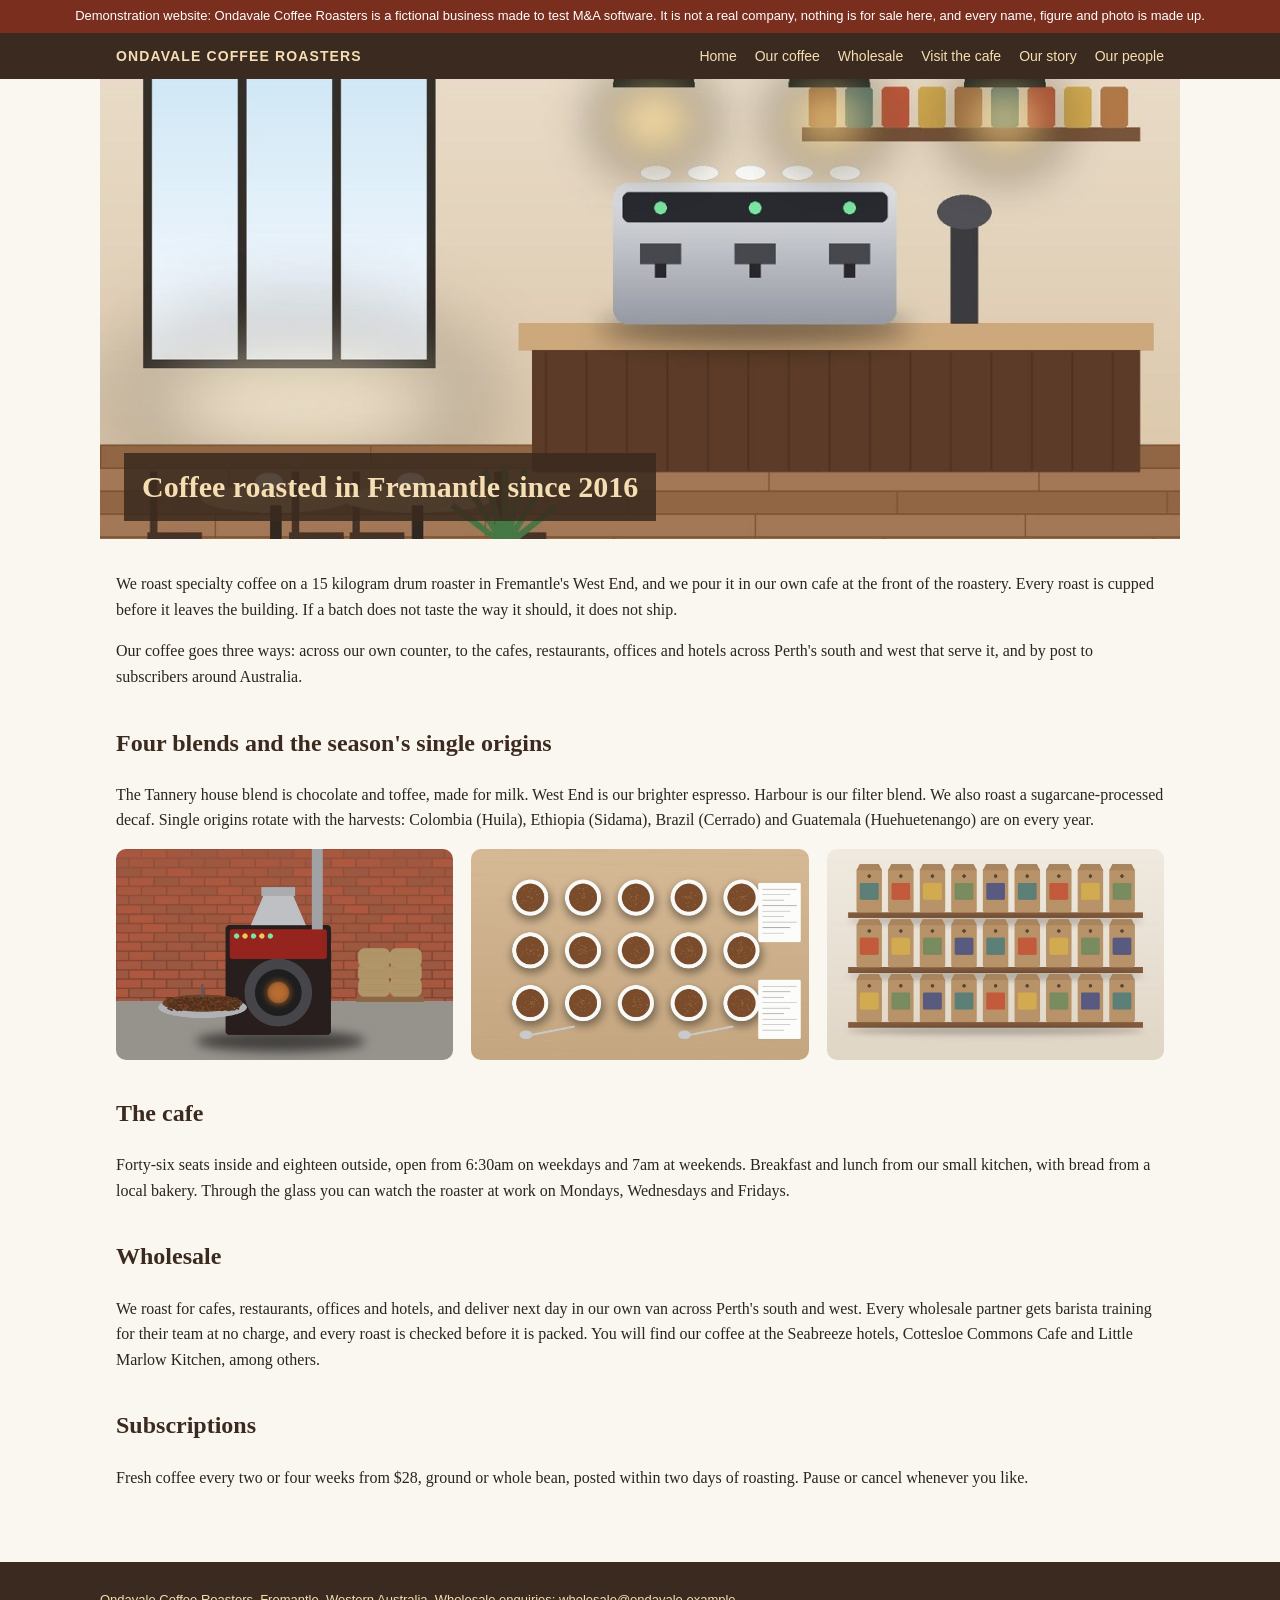
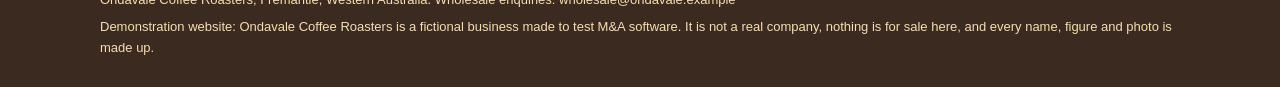
<file: index.html>
<!doctype html>
<html lang="en-AU"><head><meta charset="utf-8"><meta name="viewport" content="width=device-width,initial-scale=1">
<meta name="robots" content="noindex, nofollow"><title>Coffee roasted in Fremantle | Ondavale Coffee Roasters</title>
<link rel="stylesheet" href="styles.css"></head><body>
<nav><div class="demo">Demonstration website: Ondavale Coffee Roasters is a fictional business made to test M&A software. It is not a real company, nothing is for sale here, and every name, figure and photo is made up.</div><div class="links"><span class="brand">ONDAVALE COFFEE ROASTERS</span><a href="index.html">Home</a><a href="coffee.html">Our coffee</a><a href="wholesale.html">Wholesale</a><a href="visit.html">Visit the cafe</a><a href="about.html">Our story</a><a href="about-us.html">Our people</a></div></nav>
<header class="hero"><img src="images/01_cafe_interior.jpg" alt=""><h1>Coffee roasted in Fremantle since 2016</h1></header>
<main>

<p>We roast specialty coffee on a 15 kilogram drum roaster in Fremantle's West End, and we pour it in our own cafe at
the front of the roastery. Every roast is cupped before it leaves the building. If a batch does not taste the way it
should, it does not ship.</p>
<p>Our coffee goes three ways: across our own counter, to the cafes, restaurants, offices and hotels across Perth's
south and west that serve it, and by post to subscribers around Australia.</p>
<h2>Four blends and the season's single origins</h2>
<p>The Tannery house blend is chocolate and toffee, made for milk. West End is our brighter espresso. Harbour is our
filter blend. We also roast a sugarcane-processed decaf. Single origins rotate with the harvests: Colombia (Huila),
Ethiopia (Sidama), Brazil (Cerrado) and Guatemala (Huehuetenango) are on every year.</p>
<div class="grid"><img src="images/03_roaster.jpg" alt="Our roaster"><img src="images/07_cupping.jpg" alt="Cupping">
<img src="images/06_retail_shelf.jpg" alt="Coffee to take home"></div>
<h2>The cafe</h2>
<p>Forty-six seats inside and eighteen outside, open from 6:30am on weekdays and 7am at weekends. Breakfast and lunch
from our small kitchen, with bread from a local bakery. Through the glass you can watch the roaster at work on
Mondays, Wednesdays and Fridays.</p>
<h2>Wholesale</h2>
<p>We roast for cafes, restaurants, offices and hotels, and deliver next day in our own van across Perth's south and
west. Every wholesale partner gets barista training for their team at no charge, and every roast is checked before it
is packed. You will find our coffee at the Seabreeze hotels, Cottesloe Commons Cafe and Little Marlow Kitchen, among
others.</p>
<h2>Subscriptions</h2>
<p>Fresh coffee every two or four weeks from $28, ground or whole bean, posted within two days of roasting. Pause or
cancel whenever you like.</p>

</main>
<footer><p>Ondavale Coffee Roasters, Fremantle, Western Australia. Wholesale enquiries: wholesale@ondavale.example</p>
<p>Demonstration website: Ondavale Coffee Roasters is a fictional business made to test M&A software. It is not a real company, nothing is for sale here, and every name, figure and photo is made up.</p></footer>
</body></html>
</file>
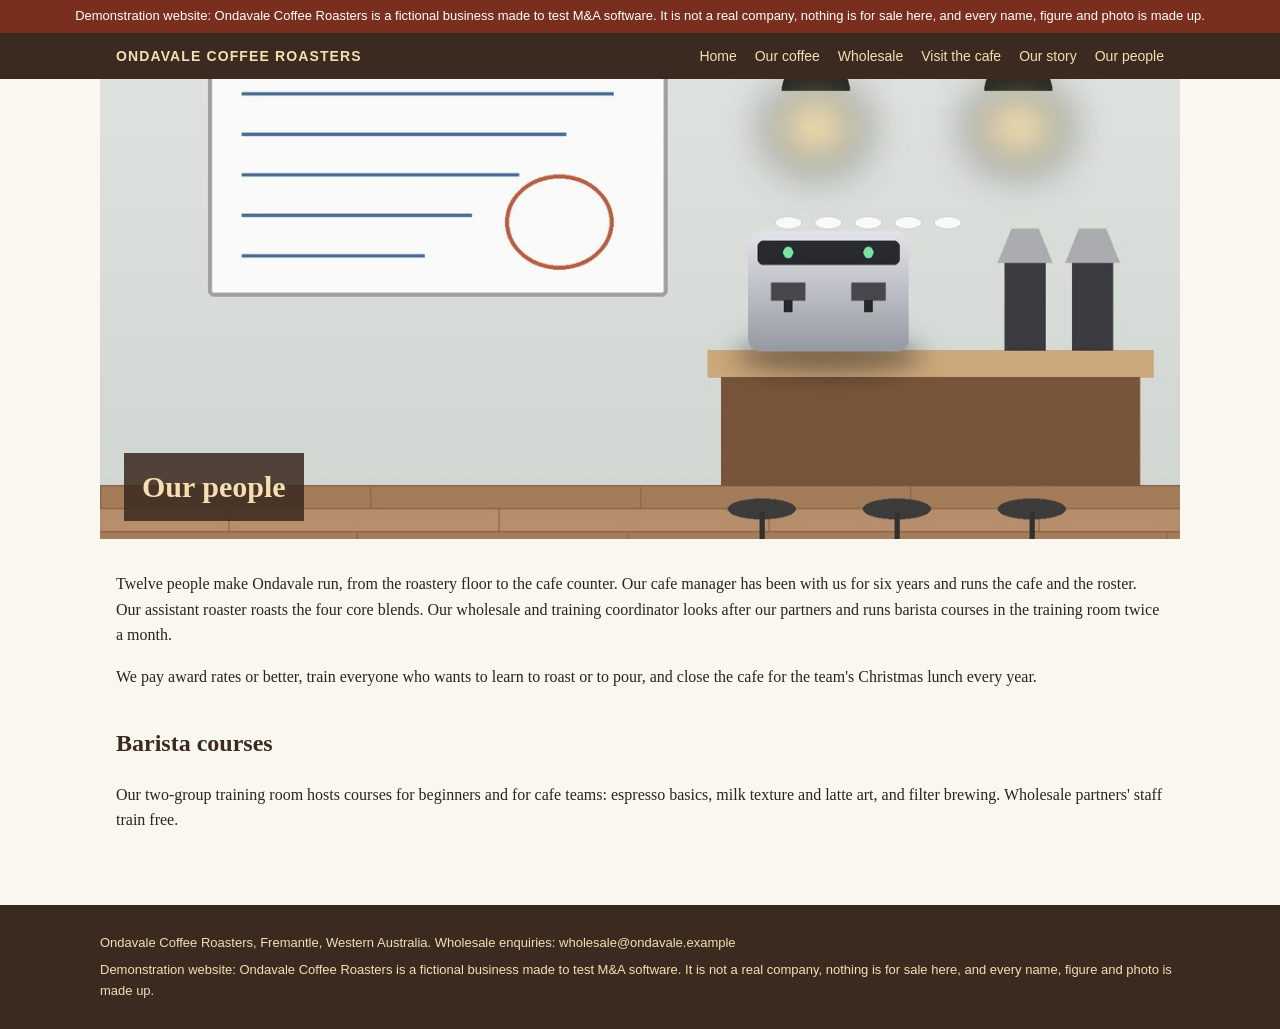
<file: about-us.html>
<!doctype html>
<html lang="en-AU"><head><meta charset="utf-8"><meta name="viewport" content="width=device-width,initial-scale=1">
<meta name="robots" content="noindex, nofollow"><title>Our people | Ondavale Coffee Roasters</title>
<link rel="stylesheet" href="styles.css"></head><body>
<nav><div class="demo">Demonstration website: Ondavale Coffee Roasters is a fictional business made to test M&A software. It is not a real company, nothing is for sale here, and every name, figure and photo is made up.</div><div class="links"><span class="brand">ONDAVALE COFFEE ROASTERS</span><a href="index.html">Home</a><a href="coffee.html">Our coffee</a><a href="wholesale.html">Wholesale</a><a href="visit.html">Visit the cafe</a><a href="about.html">Our story</a><a href="about-us.html">Our people</a></div></nav>
<header class="hero"><img src="images/09_training_room.jpg" alt=""><h1>Our people</h1></header>
<main>

<p>Twelve people make Ondavale run, from the roastery floor to the cafe counter. Our cafe manager has been with us for
six years and runs the cafe and the roster. Our assistant roaster roasts the four core blends. Our wholesale and
training coordinator looks after our partners and runs barista courses in the training room twice a month.</p>
<p>We pay award rates or better, train everyone who wants to learn to roast or to pour, and close the cafe for the
team's Christmas lunch every year.</p>
<h2>Barista courses</h2>
<p>Our two-group training room hosts courses for beginners and for cafe teams: espresso basics, milk texture and
latte art, and filter brewing. Wholesale partners' staff train free.</p>

</main>
<footer><p>Ondavale Coffee Roasters, Fremantle, Western Australia. Wholesale enquiries: wholesale@ondavale.example</p>
<p>Demonstration website: Ondavale Coffee Roasters is a fictional business made to test M&A software. It is not a real company, nothing is for sale here, and every name, figure and photo is made up.</p></footer>
</body></html>
</file>
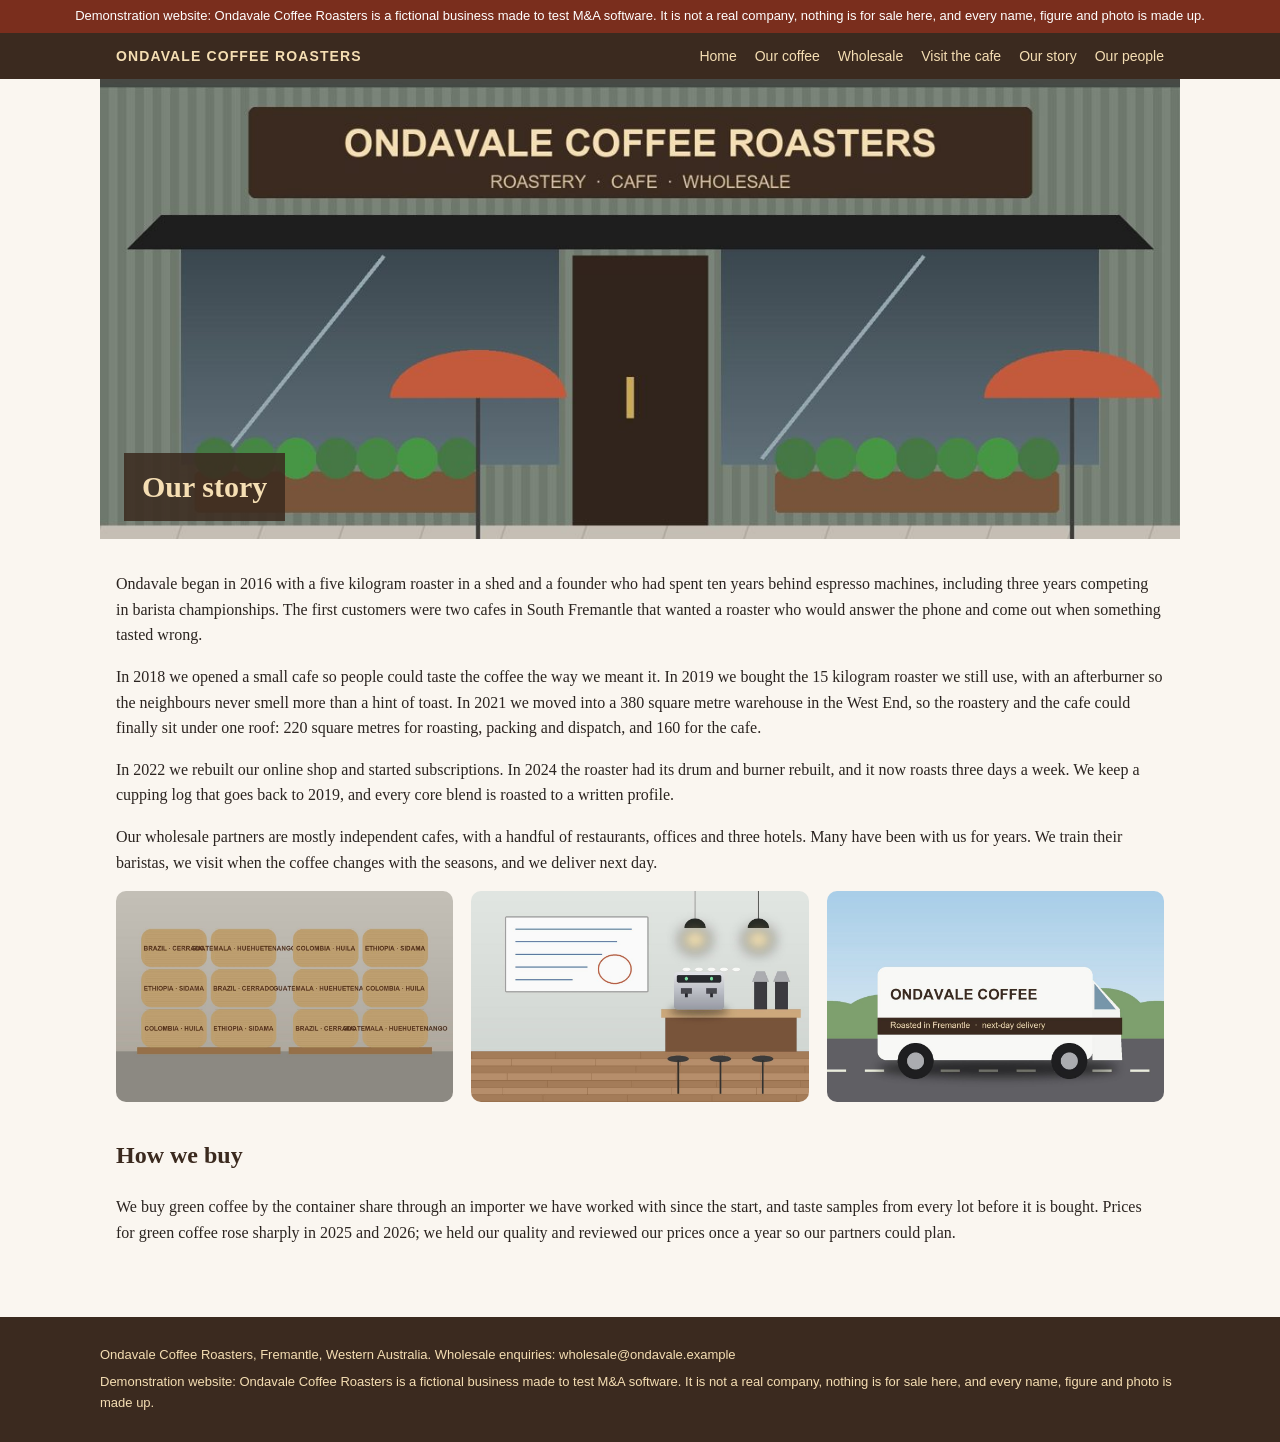
<file: about.html>
<!doctype html>
<html lang="en-AU"><head><meta charset="utf-8"><meta name="viewport" content="width=device-width,initial-scale=1">
<meta name="robots" content="noindex, nofollow"><title>Our story | Ondavale Coffee Roasters</title>
<link rel="stylesheet" href="styles.css"></head><body>
<nav><div class="demo">Demonstration website: Ondavale Coffee Roasters is a fictional business made to test M&A software. It is not a real company, nothing is for sale here, and every name, figure and photo is made up.</div><div class="links"><span class="brand">ONDAVALE COFFEE ROASTERS</span><a href="index.html">Home</a><a href="coffee.html">Our coffee</a><a href="wholesale.html">Wholesale</a><a href="visit.html">Visit the cafe</a><a href="about.html">Our story</a><a href="about-us.html">Our people</a></div></nav>
<header class="hero"><img src="images/02_shopfront.jpg" alt=""><h1>Our story</h1></header>
<main>

<p>Ondavale began in 2016 with a five kilogram roaster in a shed and a founder who had spent ten years behind
espresso machines, including three years competing in barista championships. The first customers were two cafes in
South Fremantle that wanted a roaster who would answer the phone and come out when something tasted wrong.</p>
<p>In 2018 we opened a small cafe so people could taste the coffee the way we meant it. In 2019 we bought the 15
kilogram roaster we still use, with an afterburner so the neighbours never smell more than a hint of toast. In 2021 we
moved into a 380 square metre warehouse in the West End, so the roastery and the cafe could finally sit under one roof:
220 square metres for roasting, packing and dispatch, and 160 for the cafe.</p>
<p>In 2022 we rebuilt our online shop and started subscriptions. In 2024 the roaster had its drum and burner rebuilt,
and it now roasts three days a week. We keep a cupping log that goes back to 2019, and every core blend is roasted to
a written profile.</p>
<p>Our wholesale partners are mostly independent cafes, with a handful of restaurants, offices and three hotels. Many
have been with us for years. We train their baristas, we visit when the coffee changes with the seasons, and we
deliver next day.</p>
<div class="grid"><img src="images/04_green_coffee.jpg" alt="Green coffee"><img src="images/09_training_room.jpg" alt="Training room">
<img src="images/08_delivery_van.jpg" alt="Our van"></div>
<h2>How we buy</h2>
<p>We buy green coffee by the container share through an importer we have worked with since the start, and taste
samples from every lot before it is bought. Prices for green coffee rose sharply in 2025 and 2026; we held our
quality and reviewed our prices once a year so our partners could plan.</p>

</main>
<footer><p>Ondavale Coffee Roasters, Fremantle, Western Australia. Wholesale enquiries: wholesale@ondavale.example</p>
<p>Demonstration website: Ondavale Coffee Roasters is a fictional business made to test M&A software. It is not a real company, nothing is for sale here, and every name, figure and photo is made up.</p></footer>
</body></html>
</file>
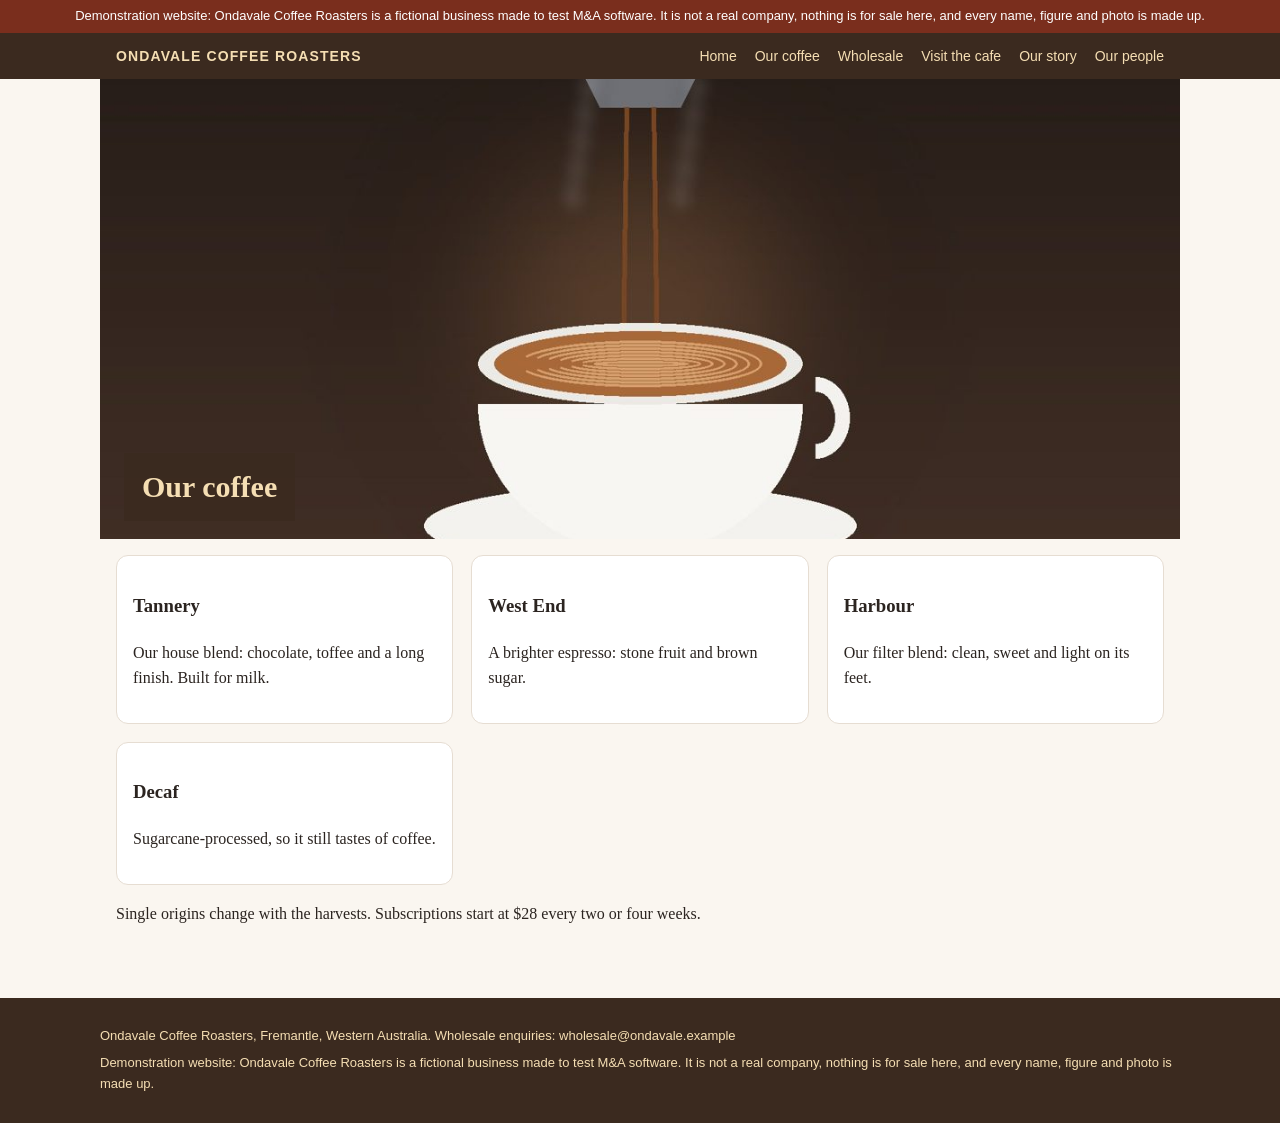
<file: coffee.html>
<!doctype html>
<html lang="en-AU"><head><meta charset="utf-8"><meta name="viewport" content="width=device-width,initial-scale=1">
<meta name="robots" content="noindex, nofollow"><title>Our coffee | Ondavale Coffee Roasters</title>
<link rel="stylesheet" href="styles.css"></head><body>
<nav><div class="demo">Demonstration website: Ondavale Coffee Roasters is a fictional business made to test M&A software. It is not a real company, nothing is for sale here, and every name, figure and photo is made up.</div><div class="links"><span class="brand">ONDAVALE COFFEE ROASTERS</span><a href="index.html">Home</a><a href="coffee.html">Our coffee</a><a href="wholesale.html">Wholesale</a><a href="visit.html">Visit the cafe</a><a href="about.html">Our story</a><a href="about-us.html">Our people</a></div></nav>
<header class="hero"><img src="images/05_espresso.jpg" alt=""><h1>Our coffee</h1></header>
<main>

<div class="grid">
<div class="card"><h3>Tannery</h3><p>Our house blend: chocolate, toffee and a long finish. Built for milk.</p></div>
<div class="card"><h3>West End</h3><p>A brighter espresso: stone fruit and brown sugar.</p></div>
<div class="card"><h3>Harbour</h3><p>Our filter blend: clean, sweet and light on its feet.</p></div>
<div class="card"><h3>Decaf</h3><p>Sugarcane-processed, so it still tastes of coffee.</p></div>
</div>
<p>Single origins change with the harvests. Subscriptions start at $28 every two or four weeks.</p>

</main>
<footer><p>Ondavale Coffee Roasters, Fremantle, Western Australia. Wholesale enquiries: wholesale@ondavale.example</p>
<p>Demonstration website: Ondavale Coffee Roasters is a fictional business made to test M&A software. It is not a real company, nothing is for sale here, and every name, figure and photo is made up.</p></footer>
</body></html>
</file>
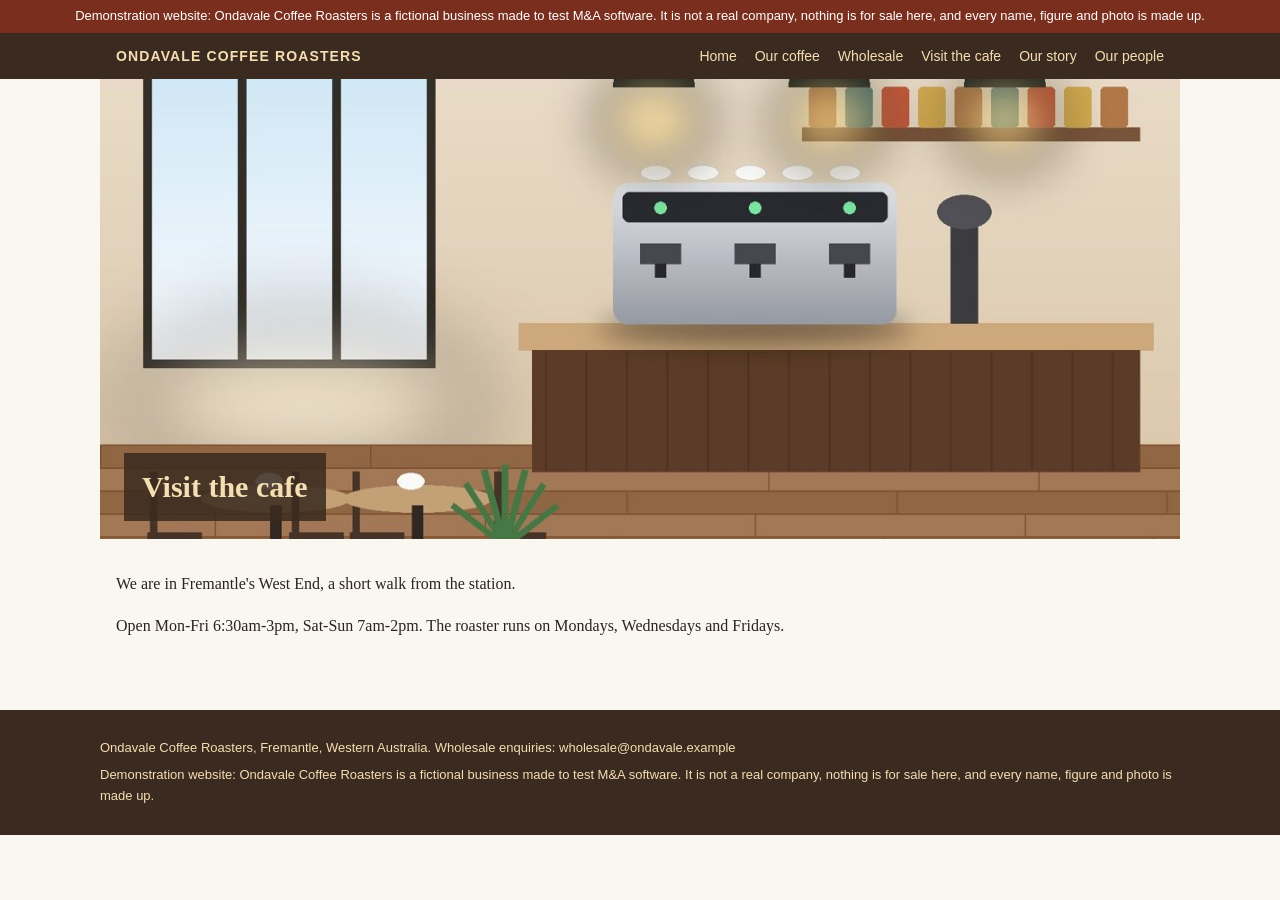
<file: visit.html>
<!doctype html>
<html lang="en-AU"><head><meta charset="utf-8"><meta name="viewport" content="width=device-width,initial-scale=1">
<meta name="robots" content="noindex, nofollow"><title>Visit the cafe | Ondavale Coffee Roasters</title>
<link rel="stylesheet" href="styles.css"></head><body>
<nav><div class="demo">Demonstration website: Ondavale Coffee Roasters is a fictional business made to test M&A software. It is not a real company, nothing is for sale here, and every name, figure and photo is made up.</div><div class="links"><span class="brand">ONDAVALE COFFEE ROASTERS</span><a href="index.html">Home</a><a href="coffee.html">Our coffee</a><a href="wholesale.html">Wholesale</a><a href="visit.html">Visit the cafe</a><a href="about.html">Our story</a><a href="about-us.html">Our people</a></div></nav>
<header class="hero"><img src="images/01_cafe_interior.jpg" alt=""><h1>Visit the cafe</h1></header>
<main>

<p>We are in Fremantle's West End, a short walk from the station.</p>
<p>Open Mon-Fri 6:30am-3pm, Sat-Sun 7am-2pm. The roaster runs on Mondays, Wednesdays and Fridays.</p>

</main>
<footer><p>Ondavale Coffee Roasters, Fremantle, Western Australia. Wholesale enquiries: wholesale@ondavale.example</p>
<p>Demonstration website: Ondavale Coffee Roasters is a fictional business made to test M&A software. It is not a real company, nothing is for sale here, and every name, figure and photo is made up.</p></footer>
</body></html>
</file>
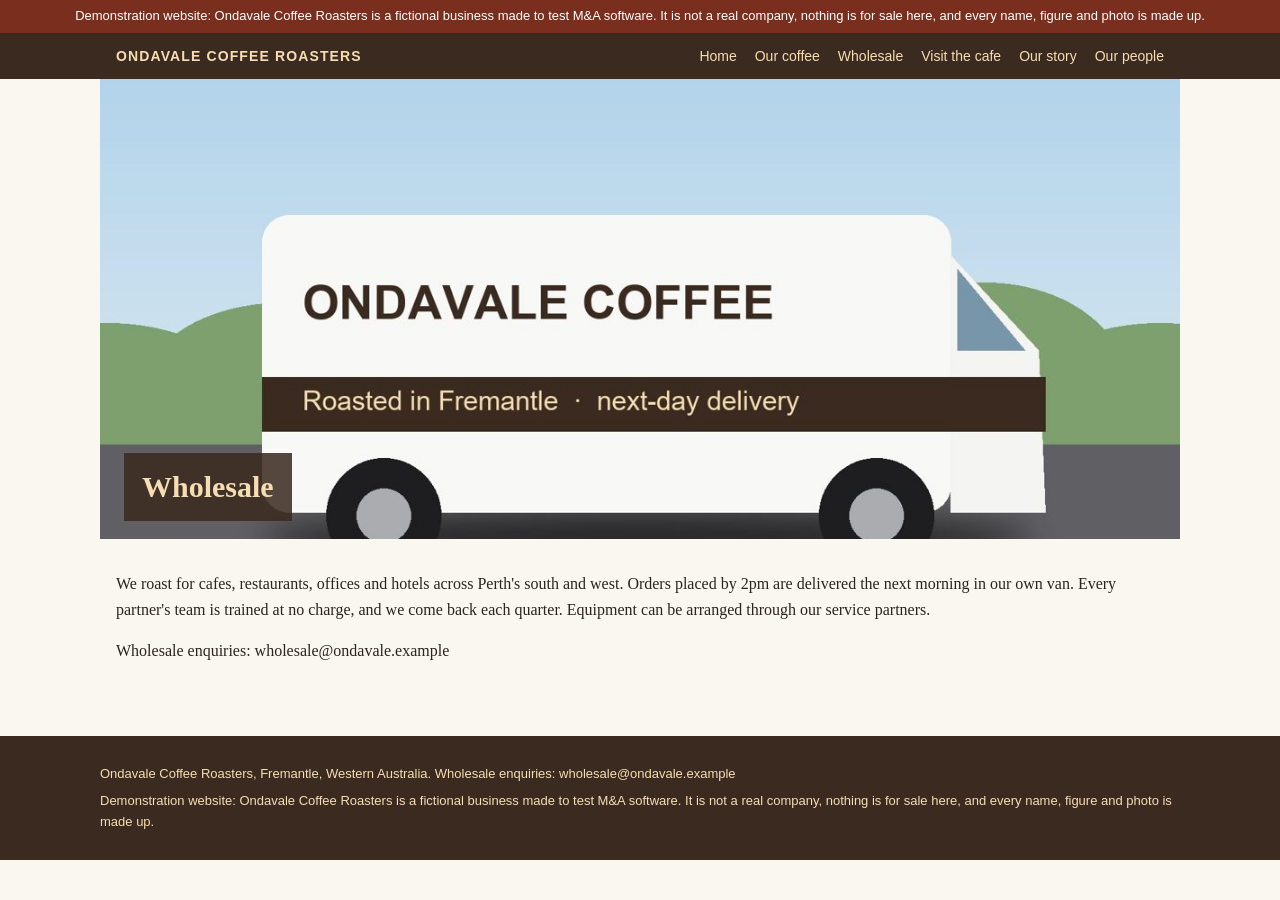
<file: wholesale.html>
<!doctype html>
<html lang="en-AU"><head><meta charset="utf-8"><meta name="viewport" content="width=device-width,initial-scale=1">
<meta name="robots" content="noindex, nofollow"><title>Wholesale | Ondavale Coffee Roasters</title>
<link rel="stylesheet" href="styles.css"></head><body>
<nav><div class="demo">Demonstration website: Ondavale Coffee Roasters is a fictional business made to test M&A software. It is not a real company, nothing is for sale here, and every name, figure and photo is made up.</div><div class="links"><span class="brand">ONDAVALE COFFEE ROASTERS</span><a href="index.html">Home</a><a href="coffee.html">Our coffee</a><a href="wholesale.html">Wholesale</a><a href="visit.html">Visit the cafe</a><a href="about.html">Our story</a><a href="about-us.html">Our people</a></div></nav>
<header class="hero"><img src="images/08_delivery_van.jpg" alt=""><h1>Wholesale</h1></header>
<main>

<p>We roast for cafes, restaurants, offices and hotels across Perth's south and west. Orders placed by 2pm are
delivered the next morning in our own van. Every partner's team is trained at no charge, and we come back each
quarter. Equipment can be arranged through our service partners.</p>
<p>Wholesale enquiries: wholesale@ondavale.example</p>

</main>
<footer><p>Ondavale Coffee Roasters, Fremantle, Western Australia. Wholesale enquiries: wholesale@ondavale.example</p>
<p>Demonstration website: Ondavale Coffee Roasters is a fictional business made to test M&A software. It is not a real company, nothing is for sale here, and every name, figure and photo is made up.</p></footer>
</body></html>
</file>
<file: styles.css>
:root{--brown:#3b2a1f;--cream:#f5deb3;--paper:#faf6f0;--ink:#2b2420;--muted:#6f625a;--accent:#c45a3c}
*{box-sizing:border-box}body{margin:0;font-family:Georgia,'Times New Roman',serif;background:var(--paper);color:var(--ink);line-height:1.6}
nav{background:var(--brown);color:var(--cream);font-family:Arial,sans-serif;font-size:14px}
nav .demo{background:#7a2e1d;color:#fff;padding:6px 16px;text-align:center;font-size:13px}
nav .links{display:flex;flex-wrap:wrap;gap:18px;padding:12px 16px;max-width:1080px;margin:0 auto;align-items:center}
nav .brand{font-weight:bold;letter-spacing:.08em;margin-right:auto}nav a{color:var(--cream);text-decoration:none}
header.hero{position:relative;max-width:1080px;margin:0 auto}header.hero img{width:100%;display:block;max-height:460px;object-fit:cover}
header.hero h1{position:absolute;left:24px;bottom:18px;margin:0;background:rgba(59,42,31,.86);color:var(--cream);padding:10px 18px;font-size:30px}
main{max-width:1080px;margin:0 auto;padding:16px}h2{color:var(--brown);margin-top:34px}
.grid{display:grid;grid-template-columns:repeat(auto-fit,minmax(260px,1fr));gap:18px}.grid img{width:100%;border-radius:10px}
.card{background:#fff;border:1px solid #e6ddd2;border-radius:12px;padding:16px}
footer{background:var(--brown);color:var(--cream);font-family:Arial,sans-serif;font-size:13px;padding:22px 16px;margin-top:40px}
footer p{max-width:1080px;margin:6px auto}
</file>
